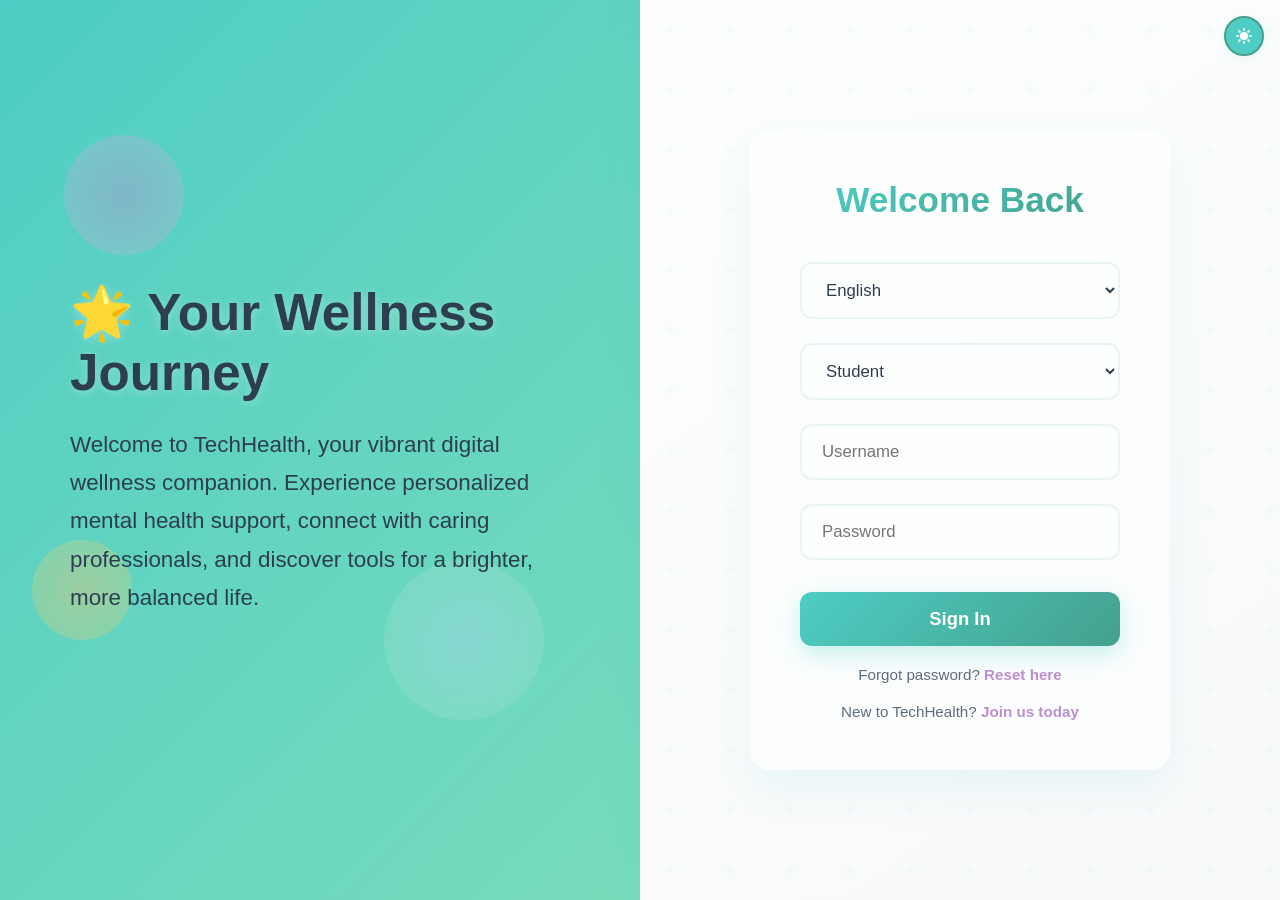
<file: Sampark/index.html>
<!DOCTYPE html>
<html lang="en">
<head>
  <meta charset="UTF-8">
  <meta name="viewport" content="width=device-width, initial-scale=1.0">
  <title>TechHealth Login - Bright Mental Wellness</title>
  <link rel="stylesheet" href="assets/css/styles.css">
  <link rel="stylesheet" href="assets/css/theme.css">
  
</head>
<body>

  <!-- Theme Toggle Button -->
  <button class="theme-toggle" id="themeToggle" aria-label="Toggle dark/light mode">
    <!-- Sun Icon (Light Mode) -->
    <svg class="sun-icon" fill="currentColor" viewBox="0 0 20 20" xmlns="http://www.w3.org/2000/svg">
      <path fill-rule="evenodd" d="M10 2a1 1 0 011 1v1a1 1 0 11-2 0V3a1 1 0 011-1zm4 8a4 4 0 11-8 0 4 4 0 018 0zm-.464 4.95l.707.707a1 1 0 001.414-1.414l-.707-.707a1 1 0 00-1.414 1.414zm2.12-10.607a1 1 0 010 1.414l-.706.707a1 1 0 11-1.414-1.414l.707-.707a1 1 0 011.414 0zM17 11a1 1 0 100-2h-1a1 1 0 100 2h1zm-7 4a1 1 0 011 1v1a1 1 0 11-2 0v-1a1 1 0 011-1zM5.05 6.464A1 1 0 106.465 5.05l-.708-.707a1 1 0 00-1.414 1.414l.707.707zm1.414 8.486l-.707.707a1 1 0 01-1.414-1.414l.707-.707a1 1 0 011.414 1.414zM4 11a1 1 0 100-2H3a1 1 0 000 2h1z" clip-rule="evenodd"></path>
    </svg>
    <!-- Moon Icon (Dark Mode) -->
    <svg class="moon-icon" style="display: none;" fill="currentColor" viewBox="0 0 20 20" xmlns="http://www.w3.org/2000/svg">
      <path d="M17.293 13.293A8 8 0 016.707 2.707a8.001 8.001 0 1010.586 10.586z"></path>
    </svg>
  </button>

  <div class="info-left">
    <div class="wellness-float float1"></div>
    <div class="wellness-float float2"></div>
    <div class="wellness-float float3"></div>

    <div class="content">
      <h1 id="welcome-text">🌟 Your Wellness Journey</h1>
      <p id="description-text">
        Welcome to <strong>TechHealth</strong>, your vibrant digital wellness companion.  
        Experience personalized mental health support, connect with caring professionals, and discover tools for a brighter, more balanced life.
      </p>
    </div>
  </div>

  <div class="login-right">
    <div class="login-box">
      <h2 id="login-title">Welcome Back</h2>

      <select id="language-select">
        <option value="en">English</option>
        <option value="hi">हिन्दी (Hindi)</option>
        <option value="ur">اردو (Urdu)</option>
        <option value="ks">کٲشُر (Kashmiri)</option>
      </select>

      <select id="role-select">
        <option value="student">Student</option>
        <option value="counselor">Counselor</option>
        <option value="admin">Admin</option>
      </select>

      <form>
        <input type="text" id="username" placeholder="Username" required>
        <input type="password" id="password" placeholder="Password" required>
        <button type="submit" id="login-btn">Sign In</button>
        <p><span id="forgot-text">Forgot password?</span> <a href="#">Reset here</a></p>
        <p><span id="signup-text">New to TechHealth?</span> <a href="#">Join us today</a></p>
      </form>
    </div>
  </div>

  <script src="assets/js/theme.js"></script>
  <script src="assets/js/translations.js"></script>
  <script src="assets/js/login.js"></script>

</body>
</html>
</file>
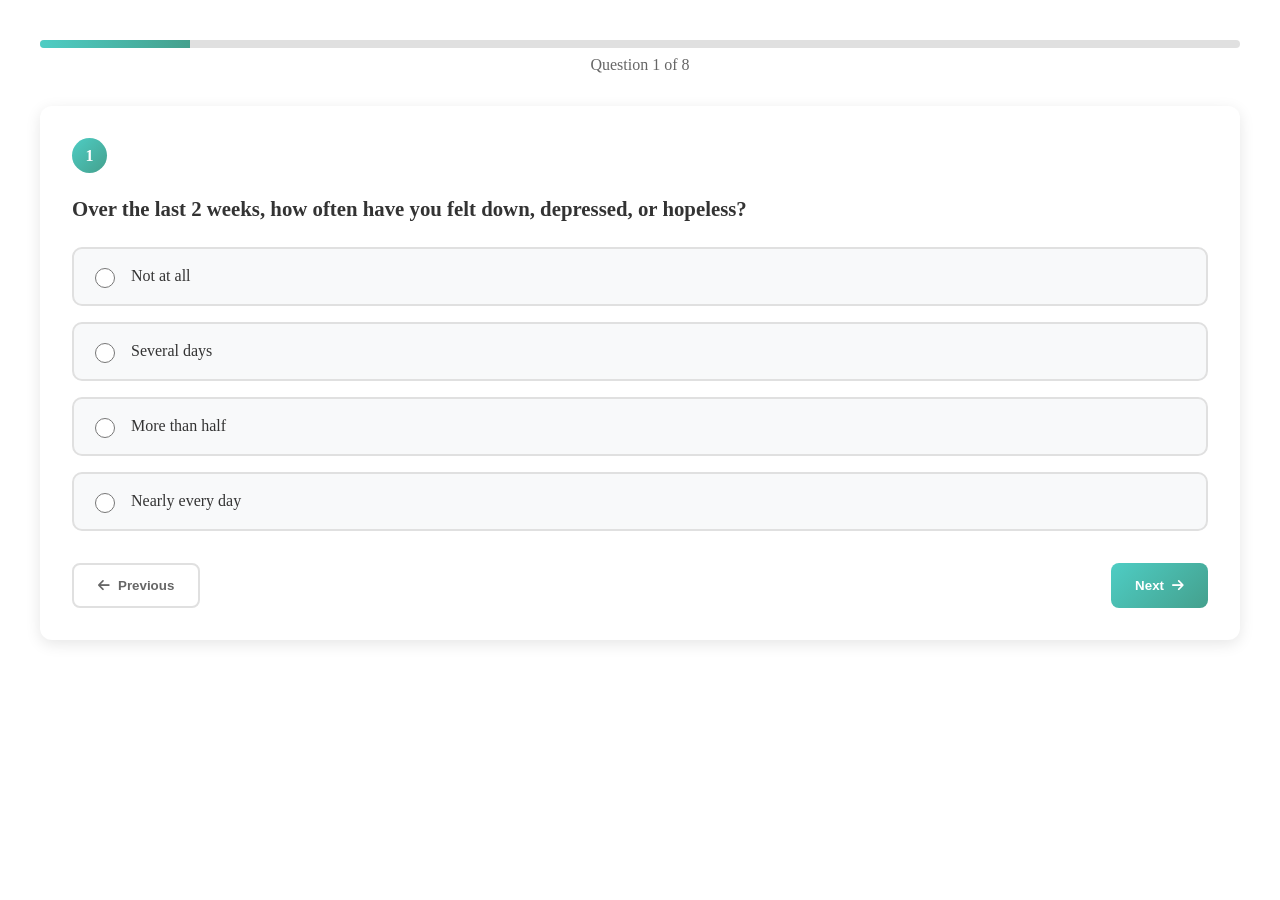
<file: Sampark/assessment.html>
<!DOCTYPE html>
<html lang="en">
<head>
    <meta charset="UTF-8">
    <meta name="viewport" content="width=device-width, initial-scale=1.0">
    <title>Mental Health Assessment - TechHealth</title>
    <link rel="stylesheet" href="https://cdnjs.cloudflare.com/ajax/libs/font-awesome/6.4.0/css/all.min.css">
</head>
<body>
    <div id="questions" style="padding:2rem;">
        <div style="margin-bottom:2rem;">
            <div style="background:#e0e0e0; height:8px; border-radius:4px; overflow:hidden;">
                <div id="progress" style="background:linear-gradient(90deg, #4ECDC4, #44A08D); height:100%; width:12.5%; transition:width 0.3s;"></div>
            </div>
            <p id="progress-text" style="text-align:center; color:#666; margin-top:0.5rem; font-weight:500;">Question 1 of 8</p>
        </div>
        <div style="background:#fff; padding:2rem; border-radius:12px; box-shadow: 0 4px 15px rgba(0,0,0,0.1);">
            <div style="width:35px; height:35px; border-radius:50%; background:linear-gradient(135deg, #4ECDC4, #44A08D); color:white; display:flex; align-items:center; justify-content:center; font-weight:700; margin-bottom:1rem;" id="q-num">1</div>
            <p id="q-text" style="font-size:1.3rem; color:#333; margin-bottom:1.5rem; font-weight:600; line-height:1.4;"></p>
            <div id="q-opts" style="display:flex; flex-direction:column; gap:1rem; margin-bottom:2rem;"></div>
            <div style="display:flex; justify-content:space-between; gap:1rem;">
                <button onclick="prevQ()" id="prev" style="background:transparent; color:#666; border:2px solid #e0e0e0; padding:0.8rem 1.5rem; border-radius:8px; font-weight:600; cursor:pointer; display:flex; align-items:center; gap:0.5rem;" disabled>
                    <i class="fas fa-arrow-left"></i> Previous
                </button>
                <button onclick="nextQ()" id="next" style="background:linear-gradient(135deg, #4ECDC4, #44A08D); color:white; border:none; padding:0.8rem 1.5rem; border-radius:8px; font-weight:600; cursor:pointer; margin-left:auto; display:flex; align-items:center; gap:0.5rem;" disabled>
                    Next <i class="fas fa-arrow-right"></i>
                </button>
            </div>
        </div>
    </div>

    <div id="results" style="display:none; padding:2rem;">
        <div style="background:#fff; padding:2rem; border-radius:12px; box-shadow: 0 4px 15px rgba(0,0,0,0.1); text-align:center;">
            <i class="fas fa-check-circle" style="font-size:3rem; color:#4ECDC4; margin-bottom:1rem;"></i>
            <h2 style="font-size:1.8rem; color:#333; margin-bottom:0.5rem;">Assessment Complete</h2>
            <p id="r-date" style="color:#666; margin-bottom:2rem;"></p>
            
            <div id="score-box" style="background:#f8f9fa; padding:2rem; border-radius:12px; margin-bottom:2rem; display:flex; align-items:center; justify-content:center; gap:2rem; flex-wrap:wrap;">
                <div style="font-size:4rem; font-weight:700; color:#333;" id="score">0</div>
                <div id="interpretation"></div>
            </div>

            <div style="display:grid; grid-template-columns:repeat(auto-fit, minmax(250px, 1fr)); gap:1.5rem; margin-bottom:2rem;" id="recommendations"></div>

            <div id="prof-help"></div>

            <div style="display:flex; gap:1rem; justify-content:center; flex-wrap:wrap;">
                <button onclick="location.reload()" style="background:linear-gradient(135deg, #4ECDC4, #44A08D); color:white; border:none; padding:0.8rem 1.5rem; border-radius:8px; font-weight:600; cursor:pointer;">
                    <i class="fas fa-redo"></i> Take Another
                </button>
                <button onclick="window.location.href='student.html'" style="background:white; color:#666; border:2px solid #e0e0e0; padding:0.8rem 1.5rem; border-radius:8px; font-weight:600; cursor:pointer;">
                    <i class="fas fa-home"></i> Dashboard
                </button>
            </div>
        </div>
    </div>

    <script>
        const Q = [
            {q:"Over the last 2 weeks, how often have you felt down, depressed, or hopeless?", o:["Not at all","Several days","More than half","Nearly every day"]},
            {q:"Over the last 2 weeks, how often have you had little interest or pleasure in doing things?", o:["Not at all","Several days","More than half","Nearly every day"]},
            {q:"Over the last 2 weeks, how often have you felt nervous, anxious, or on edge?", o:["Not at all","Several days","More than half","Nearly every day"]},
            {q:"Over the last 2 weeks, how often have you been unable to stop or control worrying?", o:["Not at all","Several days","More than half","Nearly every day"]},
            {q:"Over the last 2 weeks, how often have you had trouble falling or staying asleep?", o:["Not at all","Several days","More than half","Nearly every day"]},
            {q:"Over the last 2 weeks, how often have you felt tired or had little energy?", o:["Not at all","Several days","More than half","Nearly every day"]},
            {q:"How would you rate your overall stress level currently?", o:["Low (1-3)","Moderate (4-6)","High (7-8)","Very High (9-10)"]},
            {q:"How satisfied are you with your current social connections?", o:["Very satisfied","Somewhat satisfied","Somewhat dissatisfied","Very dissatisfied"]}
        ];
        
        let cur = 0, ans = [];

        function showQ(){
            const q = Q[cur];
            document.getElementById('q-num').textContent = cur + 1;
            document.getElementById('q-text').textContent = q.q;
            document.getElementById('progress-text').textContent = `Question ${cur + 1} of ${Q.length}`;
            document.getElementById('progress').style.width = ((cur + 1) / Q.length * 100) + '%';
            
            const opts = document.getElementById('q-opts');
            opts.innerHTML = q.o.map((o, i) => `
                <label style="display:flex; align-items:center; padding:1rem; background:#f8f9fa; border:2px solid #e0e0e0; border-radius:10px; cursor:pointer; transition:all 0.3s;">
                    <input type="radio" name="q" value="${i}" ${ans[cur] === i ? 'checked' : ''} onchange="ans[${cur}] = ${i}; updateBtn();" style="width:20px; height:20px; margin-right:1rem; cursor:pointer; accent-color:#4ECDC4;">
                    <span style="font-weight:500; color:#333;">${o}</span>
                </label>
            `).join('');
            
            document.getElementById('prev').disabled = cur === 0;
            document.getElementById('next').disabled = ans[cur] === undefined;
            if(cur === Q.length - 1) {
                document.getElementById('next').innerHTML = '<i class="fas fa-check"></i> Complete';
            } else {
                document.getElementById('next').innerHTML = 'Next <i class="fas fa-arrow-right"></i>';
            }
        }

        function updateBtn() {
            document.getElementById('next').disabled = ans[cur] === undefined;
        }

        function nextQ(){
            if(cur < Q.length - 1){
                cur++; 
                showQ();
            } else {
                const tot = ans.reduce((a, b) => a + b, 0);
                const dep = ans[0] + ans[1];
                const anx = ans[2] + ans[3];
                localStorage.setItem('screeningResults', JSON.stringify({total: tot, depression: dep, anxiety: anx, date: new Date().toISOString()}));
                showRes(tot, dep, anx);
            }
        }

        function prevQ(){
            if(cur > 0){
                cur--; 
                showQ();
            }
        }

        function showRes(tot, dep, anx){
            document.getElementById('questions').style.display = 'none';
            document.getElementById('results').style.display = 'block';
            document.getElementById('r-date').textContent = new Date().toLocaleDateString('en-US', {year: 'numeric', month: 'long', day: 'numeric'});
            
            let sev, col; 
            if(tot <= 6){
                sev = "Minimal";
                col = "#27ae60";
            } else if(tot <= 12){
                sev = "Mild";
                col = "#f39c12";
            } else if(tot <= 18){
                sev = "Moderate";
                col = "#e67e22";
            } else {
                sev = "Severe";
                col = "#e74c3c";
            }
            
            document.getElementById('score').textContent = tot;
            document.getElementById('interpretation').innerHTML = `<div><h3 style="font-size:1.5rem; color:${col}; margin-bottom:0.5rem;">${sev} Concerns</h3><p style="color:#666;">Your assessment indicates ${sev.toLowerCase()} mental health concerns.</p></div>`;
            
            document.getElementById('recommendations').innerHTML = `
                <div style="background:#f8f9fa; border:1px solid #e0e0e0; border-radius:12px; padding:1.5rem;">
                    <h4 style="color:#333; margin-bottom:1rem;">Depression Indicators</h4>
                    <p style="color:#666;">${dep >= 3 ? '<strong style="color:#e74c3c;">Elevated</strong> - Consider PHQ-9 test' : '<strong style="color:#27ae60;">Low</strong> to moderate'}</p>
                </div>
                <div style="background:#f8f9fa; border:1px solid #e0e0e0; border-radius:12px; padding:1.5rem;">
                    <h4 style="color:#333; margin-bottom:1rem;">Anxiety Indicators</h4>
                    <p style="color:#666;">${anx >= 3 ? '<strong style="color:#e74c3c;">Elevated</strong> - GAD-7 test available' : '<strong style="color:#27ae60;">Low</strong> to moderate'}</p>
                </div>
                <div style="background:#f8f9fa; border:1px solid #e0e0e0; border-radius:12px; padding:1.5rem;">
                    <h4 style="color:#333; margin-bottom:1rem;">Recommendations</h4>
                    <p style="color:#666;">${dep >= 3 ? '<div style="margin-bottom:0.5rem;"><i class="fas fa-clipboard-check" style="color:#4ECDC4;"></i> Take <strong>PHQ-9</strong> depression test</div>' : ''}${anx >= 3 ? '<div><i class="fas fa-clipboard-check" style="color:#4ECDC4;"></i> <strong>GAD-7</strong> anxiety test</div>' : ''}${tot <= 6 ? '<div><i class="fas fa-smile" style="color:#4ECDC4;"></i> Continue wellness activities</div>' : ''}</p>
                </div>
            `;
            
            if(tot >= 18){
                document.getElementById('prof-help').innerHTML = `<div style="background:#FFEBEE; border:1px solid #FFCDD2; border-radius:12px; padding:1.5rem; margin-bottom:2rem;"><i class="fas fa-user-doctor" style="color:#D32F2F; font-size:1.3rem; margin-right:1rem;"></i><div style="display:inline-block; vertical-align:top;"><strong style="color:#D32F2F;">Professional Support Recommended</strong><p style="color:#C62828; margin-top:0.5rem; font-size:0.9rem;">Your responses suggest you may benefit from professional help. Please schedule an appointment with a counselor.</p></div></div>`;
            }
        }

        // Start the assessment immediately
        showQ();
    </script>
</body>
</html>
</file>
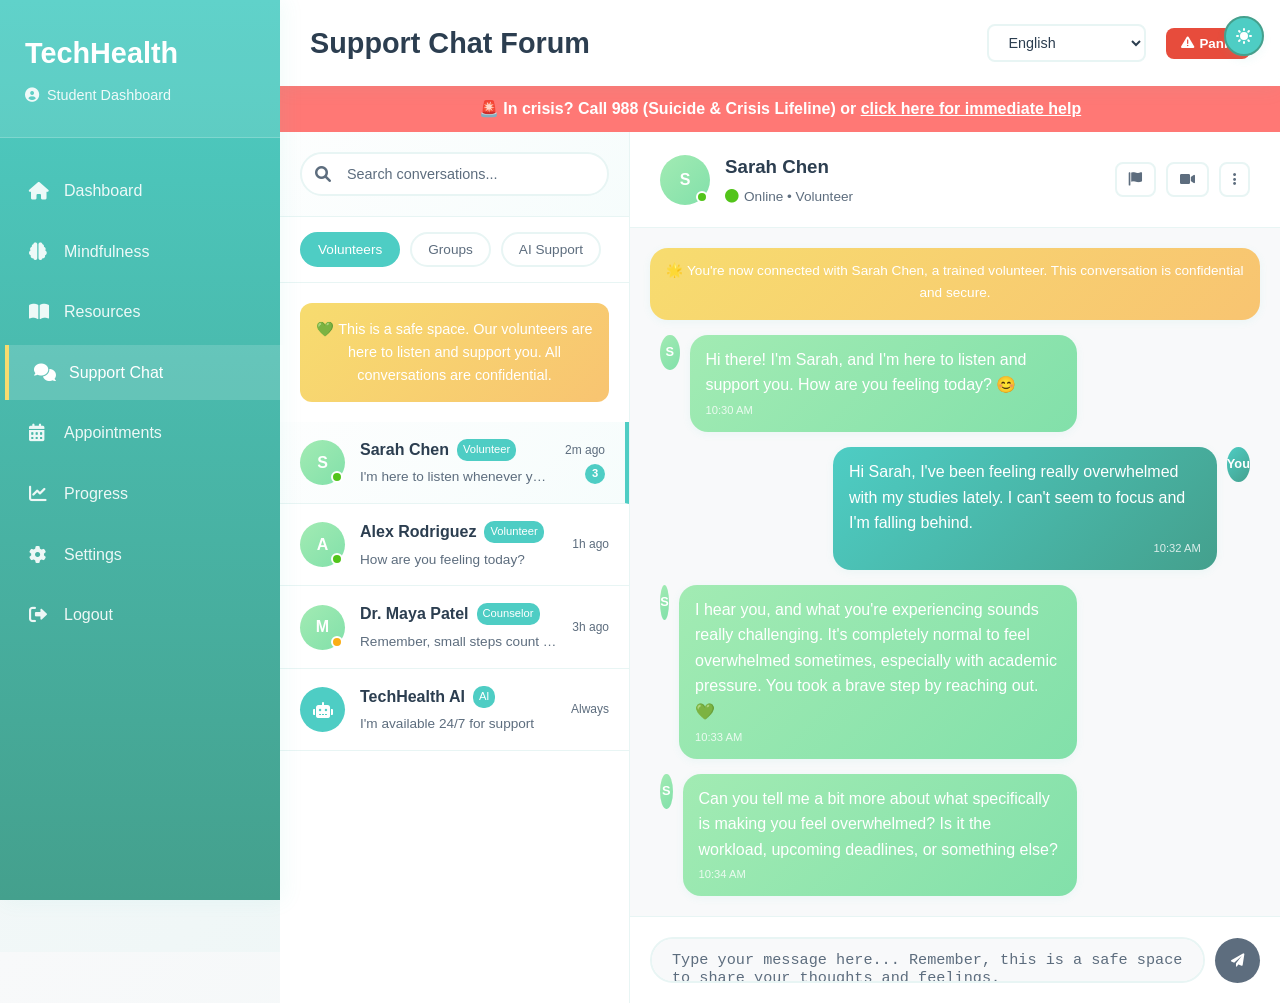
<file: Sampark/chat-forum.html>
<!DOCTYPE html>
<html lang="en">
<head>
  <meta charset="UTF-8">
  <meta name="viewport" content="width=device-width, initial-scale=1.0">
  <title>Support Chat Forum - TechHealth</title>
  <link href="https://cdnjs.cloudflare.com/ajax/libs/font-awesome/6.0.0/css/all.min.css" rel="stylesheet">
  <link rel="stylesheet" href="assets/css/chat-theme.css">
  <link rel="stylesheet" href="assets/css/chat-styles.css">
</head>
<body>

<!-- Theme Toggle Button -->
<button class="theme-toggle" id="themeToggle" aria-label="Toggle dark/light mode">
  <svg class="sun-icon" fill="currentColor" viewBox="0 0 20 20" xmlns="http://www.w3.org/2000/svg">
    <path fill-rule="evenodd" d="M10 2a1 1 0 011 1v1a1 1 0 11-2 0V3a1 1 0 011-1zm4 8a4 4 0 11-8 0 4 4 0 018 0zm-.464 4.95l.707.707a1 1 0 001.414-1.414l-.707-.707a1 1 0 00-1.414 1.414zm2.12-10.607a1 1 0 010 1.414l-.706.707a1 1 0 11-1.414-1.414l.707-.707a1 1 0 011.414 0zM17 11a1 1 0 100-2h-1a1 1 0 100 2h1zm-7 4a1 1 0 011 1v1a1 1 0 11-2 0v-1a1 1 0 011-1zM5.05 6.464A1 1 0 106.465 5.05l-.708-.707a1 1 0 00-1.414 1.414l.707.707zm1.414 8.486l-.707.707a1 1 0 01-1.414-1.414l.707-.707a1 1 0 011.414 1.414zM4 11a1 1 0 100-2H3a1 1 0 000 2h1z" clip-rule="evenodd"></path>
  </svg>
  <svg class="moon-icon" style="display: none;" fill="currentColor" viewBox="0 0 20 20" xmlns="http://www.w3.org/2000/svg">
    <path d="M17.293 13.293A8 8 0 016.707 2.707a8.001 8.001 0 1010.586 10.586z"></path>
  </svg>
</button>

<div class="sidebar" id="sidebar">
  <div class="sidebar-header">
    <div class="logo" id="sidebarLogo">TechHealth</div>
    <div class="user-info">
      <i class="fas fa-user-circle"></i>
      <span id="sidebarPortal">Student Dashboard</span>
    </div>
  </div>
  <nav class="sidebar-nav">
    <div class="nav-item">
      <a href="student.html" class="nav-link">
        <i class="fas fa-home"></i>
        <span id="navDashboard">Dashboard</span>
      </a>
    </div>
    <div class="nav-item">
      <a href="#" class="nav-link">
        <i class="fas fa-brain"></i>
        <span id="navMindfulness">Mindfulness</span>
      </a>
    </div>
    <div class="nav-item">
      <a href="#" class="nav-link">
        <i class="fas fa-book-open"></i>
        <span id="navResources">Resources</span>
      </a>
    </div>
    <div class="nav-item">
      <a href="#" class="nav-link active">
        <i class="fas fa-comments"></i>
        <span id="navSupportChat">Support Chat</span>
      </a>
    </div>
    <div class="nav-item">
      <a href="#" class="nav-link">
        <i class="fas fa-calendar-alt"></i>
        <span id="navAppointments">Appointments</span>
      </a>
    </div>
    <div class="nav-item">
      <a href="#" class="nav-link">
        <i class="fas fa-chart-line"></i>
        <span id="navProgress">Progress</span>
      </a>
    </div>
    <div class="nav-item">
      <a href="#" class="nav-link">
        <i class="fas fa-cog"></i>
        <span id="navSettings">Settings</span>
      </a>
    </div>
    <div class="nav-item">
      <a href="index.html" class="nav-link">
        <i class="fas fa-sign-out-alt"></i>
        <span id="navLogout">Logout</span>
      </a>
    </div>
  </nav>
</div>

<div class="main-content">
  <div class="topbar">
    <div class="topbar-left">
      <button class="mobile-toggle" onclick="toggleSidebar()">
        <i class="fas fa-bars"></i>
      </button>
      <button class="mobile-chat-toggle" onclick="toggleChatSidebar()">
        <i class="fas fa-comments"></i>
      </button>
      <h1 id="page-title">Support Chat Forum</h1>
    </div>
    <div class="topbar-right">
      <div class="language-selector">
        <select id="languageSelect">
          <option value="en">English</option>
          <option value="hi">हिन्दी (Hindi)</option>
          <option value="ur">اردو (Urdu)</option>
          <option value="ks">کٲشُر (Kashmiri)</option>
        </select>
      </div>
      <button id="panicButton" class="panic-btn">
        <i class="fas fa-exclamation-triangle"></i> Panic
      </button>
    </div>
  </div>

  <!-- Crisis Support Banner -->
  <div class="crisis-banner" id="crisisBanner">
    🚨 In crisis? Call 988 (Suicide & Crisis Lifeline) or <a href="#">click here for immediate help</a>
  </div>

  <div class="chat-container">
    <!-- Chat Sidebar -->
    <div class="chat-sidebar" id="chatSidebar">
      <div class="chat-header">
        <div class="chat-search">
          <i class="fas fa-search"></i>
          <input type="text" id="chatSearchInput" placeholder="Search conversations...">
        </div>
      </div>

      <div class="chat-tabs">
        <button class="chat-tab active" data-tab="volunteers" id="volunteersTab">Volunteers</button>
        <button class="chat-tab" data-tab="groups" id="groupsTab">Groups</button>
        <button class="chat-tab" data-tab="ai" id="aiTab">AI Support</button>
      </div>

      <div class="safety-notice" id="safetyNotice">
        💚 This is a safe space. Our volunteers are here to listen and support you. All conversations are confidential.
      </div>

      <div class="chat-list" id="chatList">
        <!-- Volunteer Chats -->
        <div class="chat-item active" data-chat="sarah-volunteer">
          <div class="chat-avatar" style="background: var(--message-volunteer);">
            S
            <div class="status-indicator status-online"></div>
          </div>
          <div class="chat-info">
            <div class="chat-name">
              Sarah Chen
              <span class="volunteer-badge">Volunteer</span>
            </div>
            <div class="chat-preview">I'm here to listen whenever you need...</div>
          </div>
          <div class="chat-meta">
            <div class="chat-time">2m ago</div>
            <div class="unread-badge">3</div>
          </div>
        </div>

        <div class="chat-item" data-chat="alex-volunteer">
          <div class="chat-avatar" style="background: var(--message-volunteer);">
            A
            <div class="status-indicator status-online"></div>
          </div>
          <div class="chat-info">
            <div class="chat-name">
              Alex Rodriguez
              <span class="volunteer-badge">Volunteer</span>
            </div>
            <div class="chat-preview">How are you feeling today?</div>
          </div>
          <div class="chat-meta">
            <div class="chat-time">1h ago</div>
          </div>
        </div>

        <div class="chat-item" data-chat="maya-volunteer">
          <div class="chat-avatar" style="background: var(--message-volunteer);">
            M
            <div class="status-indicator status-away"></div>
          </div>
          <div class="chat-info">
            <div class="chat-name">
              Dr. Maya Patel
              <span class="volunteer-badge">Counselor</span>
            </div>
            <div class="chat-preview">Remember, small steps count too</div>
          </div>
          <div class="chat-meta">
            <div class="chat-time">3h ago</div>
          </div>
        </div>

        <div class="chat-item" data-chat="support-ai">
          <div class="chat-avatar" style="background: var(--accent-gradient-start);">
            <i class="fas fa-robot"></i>
          </div>
          <div class="chat-info">
            <div class="chat-name">
              TechHealth AI
              <span class="volunteer-badge" style="background: var(--accent-gradient-start);">AI</span>
            </div>
            <div class="chat-preview">I'm available 24/7 for support</div>
          </div>
          <div class="chat-meta">
            <div class="chat-time">Always</div>
          </div>
        </div>
      </div>
    </div>

    <!-- Chat Main Area -->
    <div class="chat-main" id="chatMain">
      <div class="chat-main-header">
        <div class="chat-title-info">
          <div class="chat-avatar" style="background: var(--message-volunteer);" id="currentChatAvatar">
            S
            <div class="status-indicator status-online"></div>
          </div>
          <div class="chat-title-details">
            <h3 id="currentChatName">Sarah Chen</h3>
            <div class="chat-status">
              <i class="fas fa-circle" style="color: var(--online-status);"></i>
              <span id="currentChatStatus">Online • Volunteer</span>
            </div>
          </div>
        </div>
        <div class="chat-actions">
          <button class="chat-action-btn" id="reportBtn" title="Report Issue">
            <i class="fas fa-flag"></i>
          </button>
          <button class="chat-action-btn" id="videoCallBtn" title="Video Call">
            <i class="fas fa-video"></i>
          </button>
          <button class="chat-action-btn" id="moreOptionsBtn" title="More Options">
            <i class="fas fa-ellipsis-v"></i>
          </button>
        </div>
      </div>

      <div class="messages-area" id="messagesArea">
        <div class="message system">
          <div class="message-content">
            <div class="message-text">🌟 You're now connected with Sarah Chen, a trained volunteer. This conversation is confidential and secure.</div>
          </div>
        </div>

        <div class="message volunteer">
          <div class="message-avatar" style="background: var(--message-volunteer);">S</div>
          <div class="message-content">
            <div class="message-text">Hi there! I'm Sarah, and I'm here to listen and support you. How are you feeling today? 😊</div>
            <div class="message-time">10:30 AM</div>
          </div>
        </div>

        <div class="message user">
          <div class="message-avatar" style="background: var(--message-user);">You</div>
          <div class="message-content">
            <div class="message-text">Hi Sarah, I've been feeling really overwhelmed with my studies lately. I can't seem to focus and I'm falling behind.</div>
            <div class="message-time">10:32 AM</div>
          </div>
        </div>

        <div class="message volunteer">
          <div class="message-avatar" style="background: var(--message-volunteer);">S</div>
          <div class="message-content">
            <div class="message-text">I hear you, and what you're experiencing sounds really challenging. It's completely normal to feel overwhelmed sometimes, especially with academic pressure. You took a brave step by reaching out. 💚</div>
            <div class="message-time">10:33 AM</div>
          </div>
        </div>

        <div class="message volunteer">
          <div class="message-avatar" style="background: var(--message-volunteer);">S</div>
          <div class="message-content">
            <div class="message-text">Can you tell me a bit more about what specifically is making you feel overwhelmed? Is it the workload, upcoming deadlines, or something else?</div>
            <div class="message-time">10:34 AM</div>
          </div>
        </div>
      </div>

      <div class="message-input-area">
        <div class="input-container">
          <textarea 
            class="message-input" 
            id="messageInput" 
            placeholder="Type your message here... Remember, this is a safe space to share your thoughts and feelings."
            rows="1"></textarea>
          <button class="send-btn" id="sendBtn" disabled>
            <i class="fas fa-paper-plane"></i>
          </button>
        </div>
      </div>
    </div>
  </div>
</div>

<script src="assets/js/chat-theme.js"></script>
<script src="assets/js/chat-translations.js"></script>
<script src="assets/js/chat-functionality.js"></script>
<script src="assets/js/chat-app.js"></script>

</body>
</html>
</file>
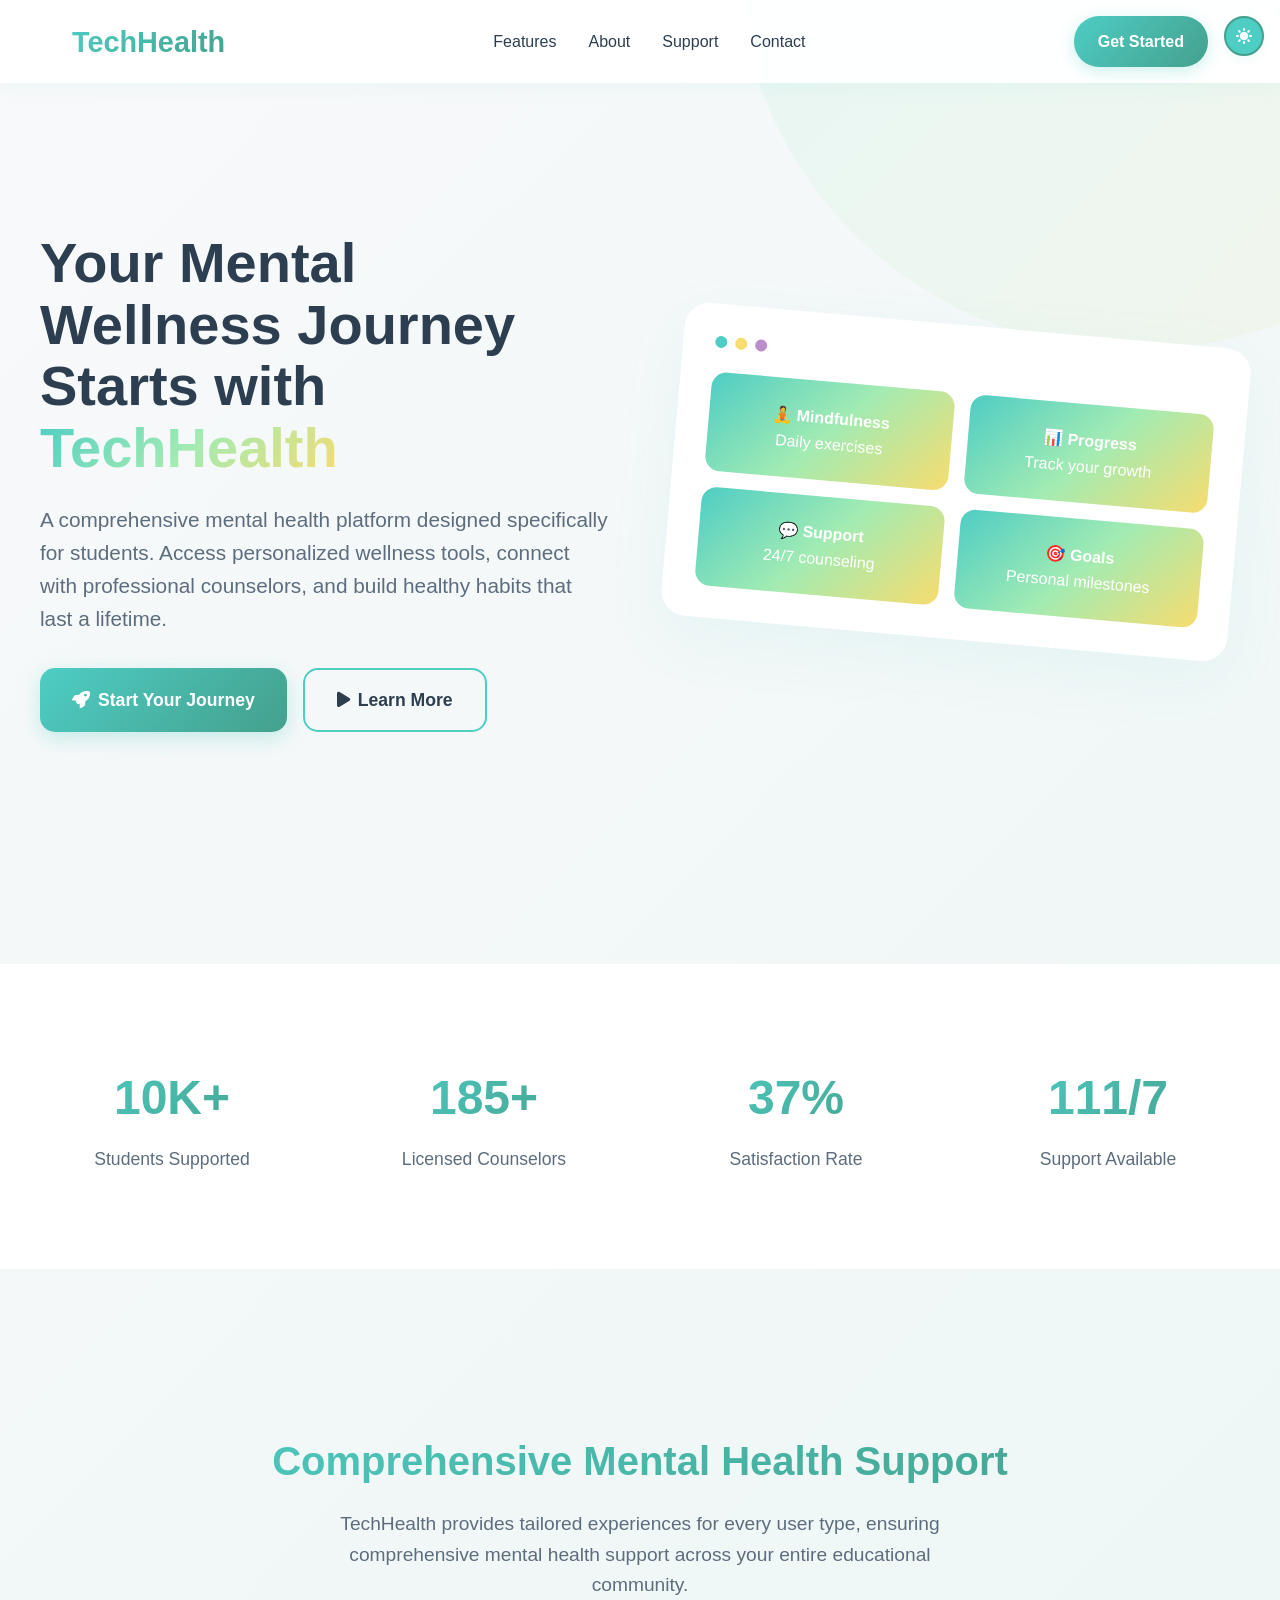
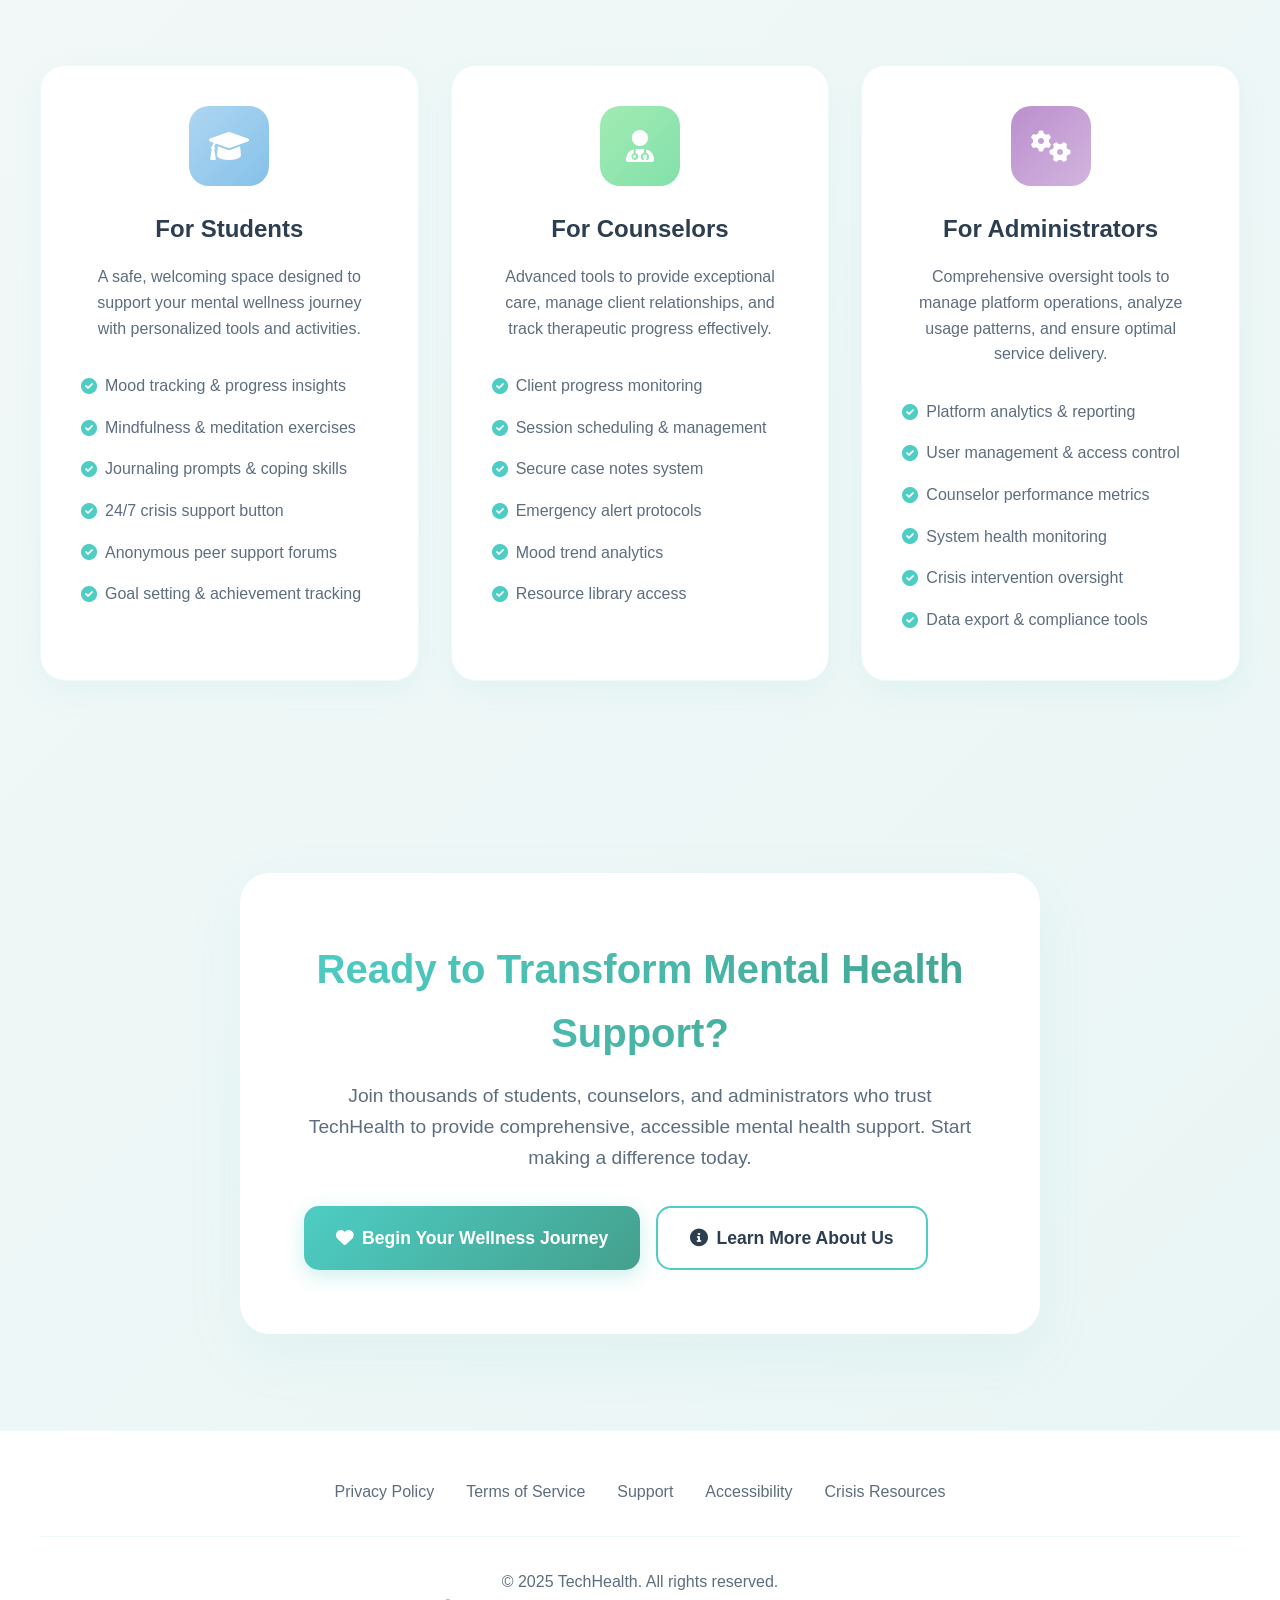
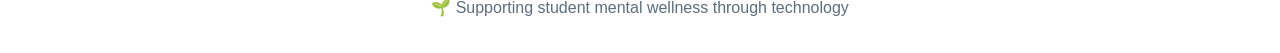
<file: Sampark/home.html>
<!DOCTYPE html>
<html lang="en">
<head>
  <meta charset="UTF-8">
  <meta name="viewport" content="width=device-width, initial-scale=1.0">
  <title>TechHealth - Mental Wellness Platform for Students</title>
  <link href="https://cdnjs.cloudflare.com/ajax/libs/font-awesome/6.0.0/css/all.min.css" rel="stylesheet">
  <style>
    
    :root {
      --bg-gradient-start: #F8F9FA;
      --bg-gradient-end: #E8F5F4;
      --text-primary: #2C3E50;
      --text-secondary: #5D6D7E;
      --bg-white: white;
      --bg-card: white;
      --shadow-color: rgba(78, 205, 196, 0.08);
      --shadow-hover: rgba(78, 205, 196, 0.15);
      --border-color: rgba(78, 205, 196, 0.1);
      --accent-gradient-start: #4ECDC4;
      --accent-gradient-end: #44A08D;
      --hero-gradient: linear-gradient(135deg, #4ECDC4, #A2EBB3, #F7DC6F);
      --feature-gradient: linear-gradient(135deg, #BB8FCE, #D2B4DE);
      --wellness-gradient: linear-gradient(135deg, #AED6F1, #85C1E9);
      --success-gradient: linear-gradient(135deg, #A2EBB3, #82E0AA);
    }

    [data-theme="dark"] {
      --bg-gradient-start: #0f172a;
      --bg-gradient-end: #1e293b;
      --text-primary: #e2e8f0;
      --text-secondary: #94a3b8;
      --bg-white: #1e293b;
      --bg-card: #1e293b;
      --shadow-color: rgba(0, 0, 0, 0.3);
      --shadow-hover: rgba(0, 0, 0, 0.4);
      --border-color: rgba(56, 189, 248, 0.2);
      --accent-gradient-start: #38bdf8;
      --accent-gradient-end: #0891b2;
      --hero-gradient: linear-gradient(135deg, #0891b2, #22d3ee, #fbbf24);
      --feature-gradient: linear-gradient(135deg, #a855f7, #8b5cf6);
      --wellness-gradient: linear-gradient(135deg, #3b82f6, #1d4ed8);
      --success-gradient: linear-gradient(135deg, #22c55e, #16a34a);
    }

    * {
      margin: 0;
      padding: 0;
      box-sizing: border-box;
      transition: color 0.4s cubic-bezier(0.4, 0, 0.2, 1), 
                  background-color 0.4s cubic-bezier(0.4, 0, 0.2, 1),
                  border-color 0.4s cubic-bezier(0.4, 0, 0.2, 1);
    }

    body {
      font-family: 'Inter', -apple-system, BlinkMacSystemFont, 'Segoe UI', Roboto, sans-serif;
      background: linear-gradient(135deg, var(--bg-gradient-start) 0%, var(--bg-gradient-end) 100%);
      color: var(--text-primary);
      line-height: 1.6;
      overflow-x: hidden;
    }


    .theme-toggle {
      position: fixed;
      top: 1rem;
      right: 1rem;
      background: var(--accent-gradient-start);
      border: 2px solid var(--accent-gradient-end);
      border-radius: 50%;
      width: 2.5rem;
      height: 2.5rem;
      display: flex;
      align-items: center;
      justify-content: center;
      cursor: pointer;
      transition: all 0.4s cubic-bezier(0.4, 0, 0.2, 1);
      box-shadow: 0 4px 8px var(--shadow-color);
      z-index: 1001;
      backdrop-filter: blur(10px);
    }

    .theme-toggle:hover {
      transform: scale(1.15) rotate(10deg);
      box-shadow: 0 8px 20px var(--shadow-hover);
    }

    .theme-toggle svg {
      width: 1.25rem;
      height: 1.25rem;
      color: white;
    }

    nav {
      position: fixed;
      top: 0;
      width: 100%;
      background: rgba(255, 255, 255, 0.95);
      backdrop-filter: blur(15px);
      padding: 1rem 0;
      z-index: 1000;
      box-shadow: 0 2px 20px var(--shadow-color);
    }

    [data-theme="dark"] nav {
      background: rgba(30, 41, 59, 0.95);
    }

    .nav-container {
      max-width: 1200px;
      margin: 0 auto;
      padding: 0 2rem;
      display: flex;
      justify-content: space-between;
      align-items: center;
    }

    .logo {
      font-size: 1.8rem;
      font-weight: 700;
      background: linear-gradient(135deg, var(--accent-gradient-start), var(--accent-gradient-end));
      -webkit-background-clip: text;
      -webkit-text-fill-color: transparent;
      background-clip: text;
    }

    .nav-links {
      display: flex;
      gap: 2rem;
      list-style: none;
    }

    .nav-links a {
      text-decoration: none;
      color: var(--text-primary);
      font-weight: 500;
      transition: all 0.3s ease;
    }

    .nav-links a:hover {
      color: var(--accent-gradient-start);
      transform: translateY(-2px);
    }

    .nav-cta {
      background: linear-gradient(135deg, var(--accent-gradient-start), var(--accent-gradient-end));
      color: white;
      padding: 0.8rem 1.5rem;
      border: none;
      border-radius: 25px;
      cursor: pointer;
      font-weight: 600;
      text-decoration: none;
      transition: all 0.3s ease;
      box-shadow: 0 4px 15px rgba(78, 205, 196, 0.3);
    }

    .nav-cta:hover {
      transform: translateY(-2px);
      box-shadow: 0 8px 25px rgba(78, 205, 196, 0.4);
    }

    /* Hero Section */
    .hero {
      min-height: 100vh;
      display: flex;
      align-items: center;
      padding: 6rem 2rem 2rem;
      position: relative;
      overflow: hidden;
    }

    .hero::before {
      content: '';
      position: absolute;
      top: -50%;
      right: -20%;
      width: 800px;
      height: 800px;
      background: var(--hero-gradient);
      border-radius: 50%;
      opacity: 0.1;
      animation: float 20s ease-in-out infinite;
    }

    @keyframes float {
      0%, 100% { transform: translateY(0px) rotate(0deg); }
      33% { transform: translateY(-30px) rotate(120deg); }
      66% { transform: translateY(20px) rotate(240deg); }
    }

    .hero-container {
      max-width: 1200px;
      margin: 0 auto;
      display: grid;
      grid-template-columns: 1fr 1fr;
      gap: 4rem;
      align-items: center;
    }

    .hero-content {
      z-index: 2;
    }

    .hero-title {
      font-size: 3.5rem;
      font-weight: 800;
      margin-bottom: 1.5rem;
      line-height: 1.1;
    }

    .hero-gradient-text {
      background: var(--hero-gradient);
      -webkit-background-clip: text;
      -webkit-text-fill-color: transparent;
      background-clip: text;
    }

    .hero-subtitle {
      font-size: 1.3rem;
      color: var(--text-secondary);
      margin-bottom: 2rem;
      line-height: 1.6;
    }

    .hero-cta {
      display: flex;
      gap: 1rem;
      flex-wrap: wrap;
    }

    .btn {
      padding: 1rem 2rem;
      border: none;
      border-radius: 15px;
      cursor: pointer;
      font-weight: 600;
      font-size: 1.1rem;
      text-decoration: none;
      display: inline-flex;
      align-items: center;
      gap: 0.5rem;
      transition: all 0.3s ease;
    }

    .btn-primary {
      background: linear-gradient(135deg, var(--accent-gradient-start), var(--accent-gradient-end));
      color: white;
      box-shadow: 0 6px 20px rgba(78, 205, 196, 0.3);
    }

    .btn-primary:hover {
      transform: translateY(-3px);
      box-shadow: 0 10px 30px rgba(78, 205, 196, 0.4);
    }

    .btn-secondary {
      background: transparent;
      color: var(--text-primary);
      border: 2px solid var(--accent-gradient-start);
    }

    .btn-secondary:hover {
      background: var(--accent-gradient-start);
      color: white;
      transform: translateY(-3px);
    }

    /* Hero Visual */
    .hero-visual {
      position: relative;
      z-index: 2;
    }

    .dashboard-preview {
      background: var(--bg-card);
      border-radius: 25px;
      padding: 2rem;
      box-shadow: 0 20px 60px var(--shadow-color);
      transform: rotate(5deg);
      transition: transform 0.3s ease;
    }

    .dashboard-preview:hover {
      transform: rotate(0deg) scale(1.02);
    }

    .preview-header {
      display: flex;
      gap: 0.5rem;
      margin-bottom: 1.5rem;
    }

    .preview-dot {
      width: 12px;
      height: 12px;
      border-radius: 50%;
      background: var(--accent-gradient-start);
    }

    .preview-content {
      display: grid;
      grid-template-columns: 1fr 1fr;
      gap: 1rem;
    }

    .preview-card {
      background: var(--hero-gradient);
      padding: 1.5rem;
      border-radius: 15px;
      color: white;
      text-align: center;
    }

    /* Features Section */
    .features {
      padding: 6rem 2rem;
    }

    .features-container {
      max-width: 1200px;
      margin: 0 auto;
    }

    .section-title {
      text-align: center;
      font-size: 2.5rem;
      font-weight: 700;
      margin-bottom: 1rem;
      background: linear-gradient(135deg, var(--accent-gradient-start), var(--accent-gradient-end));
      -webkit-background-clip: text;
      -webkit-text-fill-color: transparent;
      background-clip: text;
    }

    .section-subtitle {
      text-align: center;
      font-size: 1.2rem;
      color: var(--text-secondary);
      margin-bottom: 4rem;
      max-width: 600px;
      margin-left: auto;
      margin-right: auto;
    }

    .features-grid {
      display: grid;
      grid-template-columns: repeat(auto-fit, minmax(350px, 1fr));
      gap: 2rem;
    }

    .feature-card {
      background: var(--bg-card);
      padding: 2.5rem;
      border-radius: 25px;
      box-shadow: 0 10px 30px var(--shadow-color);
      text-align: center;
      transition: all 0.3s ease;
      border: 1px solid var(--border-color);
    }

    .feature-card:hover {
      transform: translateY(-10px);
      box-shadow: 0 20px 60px var(--shadow-hover);
    }

    .feature-icon {
      width: 80px;
      height: 80px;
      border-radius: 20px;
      display: flex;
      align-items: center;
      justify-content: center;
      margin: 0 auto 1.5rem;
      font-size: 2rem;
      color: white;
    }

    .student-icon {
      background: var(--wellness-gradient);
    }

    .counselor-icon {
      background: var(--success-gradient);
    }

    .admin-icon {
      background: var(--feature-gradient);
    }

    .feature-title {
      font-size: 1.5rem;
      font-weight: 600;
      margin-bottom: 1rem;
      color: var(--text-primary);
    }

    .feature-desc {
      color: var(--text-secondary);
      line-height: 1.6;
      margin-bottom: 1.5rem;
    }

    .feature-list {
      list-style: none;
      text-align: left;
    }

    .feature-list li {
      padding: 0.5rem 0;
      color: var(--text-secondary);
      display: flex;
      align-items: center;
      gap: 0.5rem;
    }

    .feature-list li i {
      color: var(--accent-gradient-start);
    }

    /* Stats Section */
    .stats {
      background: var(--bg-card);
      padding: 4rem 2rem;
      margin: 4rem 0;
    }

    .stats-container {
      max-width: 1200px;
      margin: 0 auto;
      display: grid;
      grid-template-columns: repeat(auto-fit, minmax(250px, 1fr));
      gap: 3rem;
      text-align: center;
    }

    .stat-item {
      padding: 2rem;
    }

    .stat-number {
      font-size: 3rem;
      font-weight: 800;
      background: linear-gradient(135deg, var(--accent-gradient-start), var(--accent-gradient-end));
      -webkit-background-clip: text;
      -webkit-text-fill-color: transparent;
      background-clip: text;
      margin-bottom: 0.5rem;
    }

    .stat-label {
      font-size: 1.1rem;
      color: var(--text-secondary);
      font-weight: 500;
    }

    /* CTA Section */
    .cta {
      padding: 6rem 2rem;
      text-align: center;
    }

    .cta-container {
      max-width: 800px;
      margin: 0 auto;
      background: var(--bg-card);
      padding: 4rem;
      border-radius: 30px;
      box-shadow: 0 20px 60px var(--shadow-color);
    }

    .cta-title {
      font-size: 2.5rem;
      font-weight: 700;
      margin-bottom: 1rem;
      background: linear-gradient(135deg, var(--accent-gradient-start), var(--accent-gradient-end));
      -webkit-background-clip: text;
      -webkit-text-fill-color: transparent;
      background-clip: text;
    }

    .cta-desc {
      font-size: 1.2rem;
      color: var(--text-secondary);
      margin-bottom: 2rem;
    }

    /* Footer */
    footer {
      background: var(--bg-card);
      padding: 3rem 2rem 2rem;
      text-align: center;
      border-top: 1px solid var(--border-color);
    }

    .footer-content {
      max-width: 1200px;
      margin: 0 auto;
    }

    .footer-links {
      display: flex;
      justify-content: center;
      gap: 2rem;
      margin-bottom: 2rem;
      flex-wrap: wrap;
    }

    .footer-links a {
      color: var(--text-secondary);
      text-decoration: none;
      transition: color 0.3s ease;
    }

    .footer-links a:hover {
      color: var(--accent-gradient-start);
    }

    .footer-bottom {
      padding-top: 2rem;
      border-top: 1px solid var(--border-color);
      color: var(--text-secondary);
    }

    /* Mobile Responsive */
    @media (max-width: 768px) {
      .nav-container {
        padding: 0 1rem;
      }

      .nav-links {
        display: none;
      }

      .hero-container {
        grid-template-columns: 1fr;
        text-align: center;
      }

      .hero-title {
        font-size: 2.5rem;
      }

      .features-grid {
        grid-template-columns: 1fr;
      }

      .stats-container {
        grid-template-columns: repeat(2, 1fr);
      }

      .cta-container {
        padding: 2rem;
      }
    }

    @media (max-width: 480px) {
      .hero {
        padding: 5rem 1rem 2rem;
      }

      .hero-title {
        font-size: 2rem;
      }

      .features,
      .cta {
        padding: 4rem 1rem;
      }

      .stats-container {
        grid-template-columns: 1fr;
      }
    }
  </style>
</head>
<body>

<!-- Theme Toggle Button -->
<button class="theme-toggle" id="themeToggle" aria-label="Toggle dark/light mode">
  <!-- Sun Icon (Light Mode) -->
  <svg class="sun-icon" fill="currentColor" viewBox="0 0 20 20" xmlns="http://www.w3.org/2000/svg">
    <path fill-rule="evenodd" d="M10 2a1 1 0 011 1v1a1 1 0 11-2 0V3a1 1 0 011-1zm4 8a4 4 0 11-8 0 4 4 0 018 0zm-.464 4.95l.707.707a1 1 0 001.414-1.414l-.707-.707a1 1 0 00-1.414 1.414zm2.12-10.607a1 1 0 010 1.414l-.706.707a1 1 0 11-1.414-1.414l.707-.707a1 1 0 011.414 0zM17 11a1 1 0 100-2h-1a1 1 0 100 2h1zm-7 4a1 1 0 011 1v1a1 1 0 11-2 0v-1a1 1 0 011-1zM5.05 6.464A1 1 0 106.465 5.05l-.708-.707a1 1 0 00-1.414 1.414l.707.707zm1.414 8.486l-.707.707a1 1 0 01-1.414-1.414l.707-.707a1 1 0 011.414 1.414zM4 11a1 1 0 100-2H3a1 1 0 000 2h1z" clip-rule="evenodd"></path>
  </svg>
  <!-- Moon Icon (Dark Mode) -->
  <svg class="moon-icon" style="display: none;" fill="currentColor" viewBox="0 0 20 20" xmlns="http://www.w3.org/2000/svg">
    <path d="M17.293 13.293A8 8 0 016.707 2.707a8.001 8.001 0 1010.586 10.586z"></path>
  </svg>
</button>

<!-- Navigation -->
<nav>
  <div class="nav-container">
    <div class="logo">TechHealth</div>
    <ul class="nav-links">
      <li><a href="#features">Features</a></li>
      <li><a href="#about">About</a></li>
      <li><a href="#support">Support</a></li>
      <li><a href="#contact">Contact</a></li>
    </ul>
    <a href="index.html" class="nav-cta">Get Started</a>
  </div>
</nav>

<!-- Hero Section -->
<section class="hero">
  <div class="hero-container">
    <div class="hero-content">
      <h1 class="hero-title">
        Your Mental Wellness Journey Starts with 
        <span class="hero-gradient-text">TechHealth</span>
      </h1>
      <p class="hero-subtitle">
        A comprehensive mental health platform designed specifically for students. Access personalized wellness tools, connect with professional counselors, and build healthy habits that last a lifetime.
      </p>
      <div class="hero-cta">
        <a href="index.html" class="btn btn-primary">
          <i class="fas fa-rocket"></i>
          Start Your Journey
        </a>
        <a href="#features" class="btn btn-secondary">
          <i class="fas fa-play"></i>
          Learn More
        </a>
      </div>
    </div>
    
    <div class="hero-visual">
      <div class="dashboard-preview">
        <div class="preview-header">
          <div class="preview-dot"></div>
          <div class="preview-dot" style="background: #F7DC6F;"></div>
          <div class="preview-dot" style="background: #BB8FCE;"></div>
        </div>
        <div class="preview-content">
          <div class="preview-card">
            <h4>🧘 Mindfulness</h4>
            <p>Daily exercises</p>
          </div>
          <div class="preview-card">
            <h4>📊 Progress</h4>
            <p>Track your growth</p>
          </div>
          <div class="preview-card">
            <h4>💬 Support</h4>
            <p>24/7 counseling</p>
          </div>
          <div class="preview-card">
            <h4>🎯 Goals</h4>
            <p>Personal milestones</p>
          </div>
        </div>
      </div>
    </div>
  </div>
</section>

<!-- Stats Section -->
<section class="stats">
  <div class="stats-container">
    <div class="stat-item">
      <div class="stat-number">10K+</div>
      <div class="stat-label">Students Supported</div>
    </div>
    <div class="stat-item">
      <div class="stat-number">500+</div>
      <div class="stat-label">Licensed Counselors</div>
    </div>
    <div class="stat-item">
      <div class="stat-number">95%</div>
      <div class="stat-label">Satisfaction Rate</div>
    </div>
    <div class="stat-item">
      <div class="stat-number">24/7</div>
      <div class="stat-label">Support Available</div>
    </div>
  </div>
</section>

<!-- Features Section -->
<section class="features" id="features">
  <div class="features-container">
    <h2 class="section-title">Comprehensive Mental Health Support</h2>
    <p class="section-subtitle">
      TechHealth provides tailored experiences for every user type, ensuring comprehensive mental health support across your entire educational community.
    </p>
    
    <div class="features-grid">
      <!-- Student Features -->
      <div class="feature-card">
        <div class="feature-icon student-icon">
          <i class="fas fa-graduation-cap"></i>
        </div>
        <h3 class="feature-title">For Students</h3>
        <p class="feature-desc">
          A safe, welcoming space designed to support your mental wellness journey with personalized tools and activities.
        </p>
        <ul class="feature-list">
          <li><i class="fas fa-check-circle"></i> Mood tracking & progress insights</li>
          <li><i class="fas fa-check-circle"></i> Mindfulness & meditation exercises</li>
          <li><i class="fas fa-check-circle"></i> Journaling prompts & coping skills</li>
          <li><i class="fas fa-check-circle"></i> 24/7 crisis support button</li>
          <li><i class="fas fa-check-circle"></i> Anonymous peer support forums</li>
          <li><i class="fas fa-check-circle"></i> Goal setting & achievement tracking</li>
        </ul>
      </div>

      <!-- Counselor Features -->
      <div class="feature-card">
        <div class="feature-icon counselor-icon">
          <i class="fas fa-user-md"></i>
        </div>
        <h3 class="feature-title">For Counselors</h3>
        <p class="feature-desc">
          Advanced tools to provide exceptional care, manage client relationships, and track therapeutic progress effectively.
        </p>
        <ul class="feature-list">
          <li><i class="fas fa-check-circle"></i> Client progress monitoring</li>
          <li><i class="fas fa-check-circle"></i> Session scheduling & management</li>
          <li><i class="fas fa-check-circle"></i> Secure case notes system</li>
          <li><i class="fas fa-check-circle"></i> Emergency alert protocols</li>
          <li><i class="fas fa-check-circle"></i> Mood trend analytics</li>
          <li><i class="fas fa-check-circle"></i> Resource library access</li>
        </ul>
      </div>

      <!-- Admin Features -->
      <div class="feature-card">
        <div class="feature-icon admin-icon">
          <i class="fas fa-cogs"></i>
        </div>
        <h3 class="feature-title">For Administrators</h3>
        <p class="feature-desc">
          Comprehensive oversight tools to manage platform operations, analyze usage patterns, and ensure optimal service delivery.
        </p>
        <ul class="feature-list">
          <li><i class="fas fa-check-circle"></i> Platform analytics & reporting</li>
          <li><i class="fas fa-check-circle"></i> User management & access control</li>
          <li><i class="fas fa-check-circle"></i> Counselor performance metrics</li>
          <li><i class="fas fa-check-circle"></i> System health monitoring</li>
          <li><i class="fas fa-check-circle"></i> Crisis intervention oversight</li>
          <li><i class="fas fa-check-circle"></i> Data export & compliance tools</li>
        </ul>
      </div>
    </div>
  </div>
</section>

<!-- Call to Action -->
<section class="cta" id="about">
  <div class="cta-container">
    <h2 class="cta-title">Ready to Transform Mental Health Support?</h2>
    <p class="cta-desc">
      Join thousands of students, counselors, and administrators who trust TechHealth to provide comprehensive, accessible mental health support. Start making a difference today.
    </p>
    <div class="hero-cta">
      <a href="index.html" class="btn btn-primary">
        <i class="fas fa-heart"></i>
        Begin Your Wellness Journey
      </a>
      <a href="#contact" class="btn btn-secondary">
        <i class="fas fa-info-circle"></i>
        Learn More About Us
      </a>
    </div>
  </div>
</section>

<!-- Footer -->
<footer id="contact">
  <div class="footer-content">
    <div class="footer-links">
      <a href="#privacy">Privacy Policy</a>
      <a href="#terms">Terms of Service</a>
      <a href="#support">Support</a>
      <a href="#accessibility">Accessibility</a>
      <a href="#crisis">Crisis Resources</a>
    </div>
    <div class="footer-bottom">
      <p>&copy; 2025 TechHealth. All rights reserved.</p>
      <p>🌱 Supporting student mental wellness through technology</p>
    </div>
  </div>
</footer>

<script>
// Theme toggle functionality
const themeToggle = document.getElementById('themeToggle');
const sunIcon = document.querySelector('.sun-icon');
const moonIcon = document.querySelector('.moon-icon');
const html = document.documentElement;

// Check for saved theme preference or default to light mode
const currentTheme = localStorage.getItem('theme') || 'light';
html.setAttribute('data-theme', currentTheme);

// Update icon visibility based on current theme
function updateIcon() {
  const theme = html.getAttribute('data-theme');
  if (theme === 'dark') {
    sunIcon.style.display = 'none';
    moonIcon.style.display = 'block';
  } else {
    sunIcon.style.display = 'block';
    moonIcon.style.display = 'none';
  }
}

// Initialize icon state
updateIcon();

// Toggle theme function
function toggleTheme() {
  const currentTheme = html.getAttribute('data-theme');
  const newTheme = currentTheme === 'dark' ? 'light' : 'dark';
  
  html.setAttribute('data-theme', newTheme);
  localStorage.setItem('theme', newTheme);
  updateIcon();
}

// Add event listeners
themeToggle.addEventListener('click', toggleTheme);

// Smooth scrolling for anchor links
document.querySelectorAll('a[href^="#"]').forEach(anchor => {
  anchor.addEventListener('click', function (e) {
    e.preventDefault();
    const target = document.querySelector(this.getAttribute('href'));
    if (target) {
      target.scrollIntoView({
        behavior: 'smooth',
        block: 'start'
      });
    }
  });
});

// Animate stats on scroll
const observerOptions = {
  threshold: 0.5,
  rootMargin: '0px 0px -100px 0px'
};

const observer = new IntersectionObserver((entries) => {
  entries.forEach(entry => {
    if (entry.isIntersecting) {
      const statNumbers = entry.target.querySelectorAll('.stat-number');
      statNumbers.forEach(stat => {
        const finalValue = stat.textContent;
        const numericValue = parseInt(finalValue.replace(/\D/g, ''));
        
        if (numericValue && !stat.hasAttribute('data-animated')) {
          stat.setAttribute('data-animated', 'true');
          let currentValue = 0;
          const increment = Math.ceil(numericValue / 100);
          const timer = setInterval(() => {
            currentValue += increment;
            if (currentValue >= numericValue) {
              currentValue = numericValue;
              clearInterval(timer);
            }
            stat.textContent = finalValue.replace(/\d+/, currentValue.toLocaleString());
          }, 20);
        }
      });
    }
  });
}, observerOptions);

// Observe the stats section
const statsSection = document.querySelector('.stats');
if (statsSection) {
  observer.observe(statsSection);
}

// Add loading animation to hero
window.addEventListener('load', () => {
  document.querySelector('.hero-content').style.opacity = '1';
  document.querySelector('.hero-content').style.transform = 'translateY(0)';
});

// Initial hero content styling
document.querySelector('.hero-content').style.opacity = '0';
document.querySelector('.hero-content').style.transform = 'translateY(30px)';
document.querySelector('.hero-content').style.transition = 'all 1s ease';
</script>

</body>
</html>
</file>
<file: Sampark/assets/css/styles.css>
* {
  margin: 0; 
  padding: 0; 
  box-sizing: border-box;
  font-family: 'Inter', 'Segoe UI', Tahoma, Geneva, Verdana, sans-serif;
  transition: color 0.4s cubic-bezier(0.4, 0, 0.2, 1), 
              background-color 0.4s cubic-bezier(0.4, 0, 0.2, 1),
              border-color 0.4s cubic-bezier(0.4, 0, 0.2, 1),
              box-shadow 0.4s cubic-bezier(0.4, 0, 0.2, 1);
}

body {
  height: 100vh;
  display: flex;
  background: linear-gradient(135deg, var(--bg-gradient-start), var(--bg-gradient-end));
}

/* Theme Toggle Button */
.theme-toggle {
  position: fixed;
  top: 1rem;
  right: 1rem;
  background: var(--accent-gradient-start);
  border: 2px solid var(--accent-gradient-end);
  border-radius: 50%;
  width: 2.5rem;
  height: 2.5rem;
  display: flex;
  align-items: center;
  justify-content: center;
  cursor: pointer;
  transition: all 0.4s cubic-bezier(0.4, 0, 0.2, 1);
  box-shadow: 0 4px 8px var(--shadow-color);
  z-index: 50;
  backdrop-filter: blur(10px);
}

.theme-toggle:hover {
  transform: scale(1.15) rotate(10deg);
  box-shadow: 0 8px 20px var(--shadow-color);
}

.theme-toggle svg {
  width: 1.25rem;
  height: 1.25rem;
  transition: all 0.4s cubic-bezier(0.4, 0, 0.2, 1);
  color: white;
}

.theme-toggle:active {
  transform: scale(0.95);
}

/* Left Info Panel */
.info-left {
  width: 50%;
  background: var(--left-panel-gradient);
  background-size: 400% 400%;
  animation: gradientShift 20s ease infinite;
  display: flex;
  justify-content: center;
  align-items: center;
  padding: 60px;
  color: var(--text-primary);
  position: relative;
  overflow: hidden;
}

@keyframes gradientShift {
  0% { background-position: 0% 50%; }
  25% { background-position: 100% 50%; }
  50% { background-position: 100% 100%; }
  75% { background-position: 0% 100%; }
  100% { background-position: 0% 50%; }
}

/* Floating wellness elements */
.wellness-float {
  position: absolute;
  border-radius: 50%;
  animation: float 12s infinite ease-in-out;
}

.float1 { 
  width: 120px; 
  height: 120px; 
  top: 15%; 
  left: 10%; 
  background: radial-gradient(circle, rgba(187, 143, 206, 0.4), rgba(241, 194, 232, 0.2));
  animation-delay: 0s; 
}

.float2 { 
  width: 160px; 
  height: 160px; 
  bottom: 20%; 
  right: 15%; 
  background: radial-gradient(circle, rgba(174, 214, 241, 0.4), rgba(162, 235, 179, 0.2));
  animation-delay: 4s; 
}

.float3 { 
  width: 100px; 
  height: 100px; 
  top: 60%; 
  left: 5%; 
  background: radial-gradient(circle, rgba(248, 196, 113, 0.4), rgba(247, 220, 111, 0.2));
  animation-delay: 8s; 
}

@keyframes float {
  0%, 100% { transform: translateY(0px) rotate(0deg); opacity: 0.6; }
  25% { transform: translateY(-20px) rotate(90deg); opacity: 0.8; }
  50% { transform: translateY(-40px) rotate(180deg); opacity: 1; }
  75% { transform: translateY(-20px) rotate(270deg); opacity: 0.8; }
}

.info-left .content {
  position: relative;
  z-index: 2;
  max-width: 500px;
  text-align: left;
  animation: fadeInUp 2s ease forwards;
}

.info-left h1 {
  font-size: 2.8em;
  margin-bottom: 24px;
  color: var(--text-primary);
  font-weight: 700;
  text-shadow: 0 2px 10px rgba(255, 255, 255, 0.3);
}

.info-left p {
  font-size: 1.25em;
  line-height: 1.7;
  color: var(--text-primary);
  font-weight: 400;
}

@keyframes fadeInUp {
  0% { transform: translateY(40px); opacity: 0; }
  100% { transform: translateY(0); opacity: 1; }
}

/* Right Login Panel */
.login-right {
  width: 50%;
  background: var(--right-panel-gradient);
  display: flex;
  justify-content: center;
  align-items: center;
  padding: 50px;
  box-shadow: -10px 0 30px var(--shadow-color);
  position: relative;
}

.login-right::before {
  content: '';
  position: absolute;
  top: 0;
  left: 0;
  width: 100%;
  height: 100%;
  background: url("data:image/svg+xml,%3Csvg width='60' height='60' viewBox='0 0 60 60' xmlns='http://www.w3.org/2000/svg'%3E%3Cg fill='none' fill-rule='evenodd'%3E%3Cg fill='%234ECDC4' fill-opacity='0.03'%3E%3Ccircle cx='30' cy='30' r='4'/%3E%3C/g%3E%3C/g%3E%3C/svg%3E");
  z-index: 1;
}

.login-box {
  width: 100%;
  max-width: 380px;
  text-align: center;
  animation: fadeIn 1.8s ease;
  background: var(--bg-white-secondary);
  padding: 40px;
  border-radius: 20px;
  box-shadow: 0 20px 40px var(--shadow-color);
  position: relative;
  z-index: 2;
}

.login-box h2 {
  margin-bottom: 30px;
  font-size: 2.2em;
  background: linear-gradient(135deg, var(--accent-gradient-start), var(--accent-gradient-end));
  -webkit-background-clip: text;
  -webkit-text-fill-color: transparent;
  background-clip: text;
  font-weight: 700;
}

.login-box input, 
.login-box select {
  width: 100%;
  padding: 16px 20px;
  margin: 12px 0;
  border: 2px solid var(--border-color);
  border-radius: 12px;
  font-size: 1.05em;
  outline: none;
  transition: all 0.3s ease;
  background: var(--input-bg);
  color: var(--text-primary);
}

.login-box input:focus, 
.login-box select:focus {
  border-color: var(--accent-gradient-start);
  box-shadow: 0 0 20px rgba(78, 205, 196, 0.2);
  transform: translateY(-2px);
}

.login-box button {
  width: 100%;
  padding: 16px;
  margin-top: 20px;
  border: none;
  border-radius: 12px;
  background: linear-gradient(135deg, var(--accent-gradient-start), var(--accent-gradient-end));
  color: white;
  font-weight: 600;
  font-size: 1.15em;
  cursor: pointer;
  transition: all 0.3s ease;
  box-shadow: 0 8px 25px rgba(78, 205, 196, 0.3);
}

.login-box button:hover {
  background: linear-gradient(135deg, var(--accent-gradient-end), var(--accent-gradient-start));
  box-shadow: 0 12px 35px rgba(78, 205, 196, 0.4);
  transform: translateY(-3px);
}

.login-box p {
  margin-top: 20px;
  font-size: 0.95em;
  color: var(--text-secondary);
}

.login-box a {
  color: var(--link-color);
  text-decoration: none;
  font-weight: 600;
  transition: all 0.3s ease;
}

.login-box a:hover {
  color: var(--accent-gradient-start);
  text-decoration: underline;
}

@keyframes fadeIn {
  from { opacity: 0; transform: translateY(30px) scale(0.95); }
  to { opacity: 1; transform: translateY(0) scale(1); }
}

/* Responsive Design */
@media screen and (min-width: 1200px) {
  .info-left h1 { font-size: 3.2em; }
  .info-left p { font-size: 1.4em; }
  .login-box { max-width: 420px; padding: 50px; }
}

@media screen and (max-width: 1199px) and (min-width: 992px) {
  .info-left h1 { font-size: 2.6em; }
  .info-left p { font-size: 1.2em; }
  .login-box { max-width: 380px; }
}

@media screen and (max-width: 991px) and (min-width: 768px) {
  body { flex-direction: column; }
  .info-left, .login-right { width: 100%; min-height: auto; padding: 40px; }
  .info-left h1 { font-size: 2.2em; text-align: center; }
  .info-left p { font-size: 1.1em; text-align: center; }
  .login-box { max-width: 85%; margin: auto; }
  .float1, .float2, .float3 { display: none; }
}

@media screen and (max-width: 767px) and (min-width: 481px) {
  body { flex-direction: column; }
  .info-left, .login-right { width: 100%; padding: 30px; }
  .info-left h1 { font-size: 2em; text-align: center; }
  .info-left p { font-size: 1em; text-align: center; }
  .login-box { width: 90%; padding: 25px; margin: auto; }
  .float1, .float2, .float3 { display: none; }
}

@media screen and (max-width: 480px) {
  body { flex-direction: column; }
  .info-left, .login-right { width: 100%; padding: 20px; }
  .info-left h1 { font-size: 1.7em; text-align: center; }
  .info-left p { font-size: 0.95em; text-align: center; }
  .login-box { width: 95%; padding: 20px; margin: auto; }
  .login-box h2 { font-size: 1.5em; }
  .login-box input, .login-box select, .login-box button { font-size: 1em; padding: 12px; }
  .float1, .float2, .float3 { display: none; }
}
</file>
<file: Sampark/assets/css/theme.css>
/* CSS Variables for Theme System */
:root {
  --bg-gradient-start: #F8F9FA;
  --bg-gradient-end: #FDFEFE;
  --text-primary: #2C3E50;
  --text-secondary: #5D6D7E;
  --bg-white: #FDFEFE;
  --bg-white-secondary: rgba(253, 254, 254, 0.9);
  --border-color: #E8F5F4;
  --shadow-color: rgba(78, 205, 196, 0.1);
  --accent-gradient-start: #4ECDC4;
  --accent-gradient-end: #44A08D;
  --left-panel-gradient: linear-gradient(135deg, #4ECDC4, #A2EBB3, #F7DC6F);
  --right-panel-gradient: linear-gradient(145deg, #FDFEFE, #F8F9FA);
  --input-bg: #FDFEFE;
  --link-color: #BB8FCE;
}

[data-theme="dark"] {
  --bg-gradient-start: #0f172a;
  --bg-gradient-end: #1e293b;
  --text-primary: #e2e8f0;
  --text-secondary: #94a3b8;
  --bg-white: #1e293b;
  --bg-white-secondary: rgba(30, 41, 59, 0.9);
  --border-color: #334155;
  --shadow-color: rgba(0, 0, 0, 0.3);
  --accent-gradient-start: #38bdf8;
  --accent-gradient-end: #0891b2;
  --left-panel-gradient: linear-gradient(135deg, #0891b2, #22d3ee, #fbbf24);
  --right-panel-gradient: linear-gradient(145deg, #1e293b, #0f172a);
  --input-bg: #334155;
  --link-color: #c084fc;
}
</file>
<file: Sampark/assets/css/chat-theme.css>
/* CSS Variables for Theme System */
:root {
  --bg-gradient-start: #F8F9FA;
  --bg-gradient-end: #E8F5F4;
  --text-primary: #2C3E50;
  --text-secondary: #5D6D7E;
  --bg-white: white;
  --bg-card: white;
  --bg-card-secondary: linear-gradient(135deg, white, #F8F9FA);
  --shadow-color: rgba(78, 205, 196, 0.08);
  --shadow-hover: rgba(78, 205, 196, 0.15);
  --border-color: rgba(78, 205, 196, 0.1);
  --border-card: #E8F5F4;
  --accent-gradient-start: #4ECDC4;
  --accent-gradient-end: #44A08D;
  --sidebar-gradient: linear-gradient(180deg, #4ECDC4 0%, #44A08D 100%);
  --topbar-bg: rgba(255,255,255,0.95);
  --welcome-bg: linear-gradient(135deg, #FDFEFE, rgba(78,205,196,0.05));
  --welcome-decoration: rgba(162,235,179,0.2);
  --chat-bg: #F8F9FA;
  --message-user: linear-gradient(135deg, #4ECDC4, #44A08D);
  --message-volunteer: linear-gradient(135deg, #A2EBB3, #82E0AA);
  --message-system: linear-gradient(135deg, #F7DC6F, #F8C471);
  --online-status: #52C41A;
  --away-status: #FAAD14;
  --offline-status: #95A5A6;
}

[data-theme="dark"] {
  --bg-gradient-start: #0f172a;
  --bg-gradient-end: #1e293b;
  --text-primary: #e2e8f0;
  --text-secondary: #94a3b8;
  --bg-white: #1e293b;
  --bg-card: #1e293b;
  --bg-card-secondary: linear-gradient(135deg, #1e293b, #334155);
  --shadow-color: rgba(0, 0, 0, 0.3);
  --shadow-hover: rgba(0, 0, 0, 0.4);
  --border-color: rgba(56, 189, 248, 0.2);
  --border-card: #334155;
  --accent-gradient-start: #38bdf8;
  --accent-gradient-end: #0891b2;
  --sidebar-gradient: linear-gradient(180deg, #0891b2 0%, #0e7490 100%);
  --topbar-bg: rgba(30, 41, 59, 0.95);
  --welcome-bg: linear-gradient(135deg, #1e293b, rgba(56, 189, 248, 0.05));
  --welcome-decoration: rgba(56, 189, 248, 0.2);
  --chat-bg: #334155;
  --message-user: linear-gradient(135deg, #38bdf8, #0891b2);
  --message-volunteer: linear-gradient(135deg, #22c55e, #16a34a);
  --message-system: linear-gradient(135deg, #eab308, #f59e0b);
  --online-status: #10b981;
  --away-status: #f59e0b;
  --offline-status: #6b7280;
}
</file>
<file: Sampark/assets/css/chat-styles.css>
* {
  margin: 0;
  padding: 0;
  box-sizing: border-box;
  transition: color 0.4s cubic-bezier(0.4, 0, 0.2, 1), 
              background-color 0.4s cubic-bezier(0.4, 0, 0.2, 1),
              border-color 0.4s cubic-bezier(0.4, 0, 0.2, 1),
              box-shadow 0.4s cubic-bezier(0.4, 0, 0.2, 1);
}

body {
  font-family: 'Inter', -apple-system, BlinkMacSystemFont, 'Segoe UI', Roboto, sans-serif;
  background: linear-gradient(135deg, var(--bg-gradient-start) 0%, var(--bg-gradient-end) 100%);
  color: var(--text-primary);
  line-height: 1.6;
}

/* Theme Toggle Button */
.theme-toggle {
  position: fixed;
  top: 1rem;
  right: 1rem;
  background: var(--accent-gradient-start);
  border: 2px solid var(--accent-gradient-end);
  border-radius: 50%;
  width: 2.5rem;
  height: 2.5rem;
  display: flex;
  align-items: center;
  justify-content: center;
  cursor: pointer;
  transition: all 0.4s cubic-bezier(0.4, 0, 0.2, 1);
  box-shadow: 0 4px 8px var(--shadow-color);
  z-index: 1001;
  backdrop-filter: blur(10px);
}

.theme-toggle:hover {
  transform: scale(1.15) rotate(10deg);
  box-shadow: 0 8px 20px var(--shadow-hover);
}

.theme-toggle svg {
  width: 1.25rem;
  height: 1.25rem;
  transition: all 0.4s cubic-bezier(0.4, 0, 0.2, 1);
  color: white;
}

.theme-toggle:active {
  transform: scale(0.95);
}

/* Sidebar */
.sidebar {
  position: fixed;
  left: 0;
  top: 0;
  width: 280px;
  height: 100vh;
  background: var(--sidebar-gradient);
  color: white;
  padding: 0;
  z-index: 1000;
  box-shadow: 4px 0 20px var(--shadow-color);
  transition: transform 0.3s ease;
}

.sidebar-header {
  padding: 30px 25px;
  background: rgba(255, 255, 255, 0.1);
  border-bottom: 1px solid rgba(255, 255, 255, 0.2);
}

.logo {
  font-size: 1.8rem;
  font-weight: 700;
  margin-bottom: 8px;
  color: white;
}

.user-info {
  font-size: 0.9rem;
  opacity: 0.9;
  display: flex;
  align-items: center;
  gap: 8px;
}

.sidebar-nav {
  padding: 20px 0;
}

.nav-item {
  margin: 5px 0;
}

.nav-link {
  display: flex;
  align-items: center;
  padding: 15px 25px;
  color: rgba(255, 255, 255, 0.9);
  text-decoration: none;
  transition: all 0.3s ease;
  border-left: 4px solid transparent;
}

.nav-link:hover,
.nav-link.active {
  background: rgba(255, 255, 255, 0.15);
  color: white;
  border-left-color: #F7DC6F;
  transform: translateX(5px);
}

.nav-link i {
  width: 20px;
  margin-right: 15px;
  font-size: 1.1rem;
}

/* Main Content */
.main-content {
  margin-left: 280px;
  min-height: 100vh;
  transition: margin-left 0.3s ease;
}

.topbar {
  background: var(--topbar-bg);
  backdrop-filter: blur(10px);
  padding: 20px 30px;
  display: flex;
  justify-content: space-between;
  align-items: center;
  box-shadow: 0 2px 20px var(--shadow-color);
  position: sticky;
  top: 0;
  z-index: 100;
}

.topbar h1 {
  color: var(--text-primary);
  font-size: 1.8rem;
  font-weight: 600;
}

.topbar-right {
  display: flex;
  align-items: center;
  gap: 20px;
}

.language-selector select {
  padding: 8px 15px;
  border: 2px solid var(--border-card);
  border-radius: 8px;
  background: var(--bg-card);
  color: var(--text-primary);
  font-size: 0.9rem;
  cursor: pointer;
  transition: all 0.3s ease;
}

.language-selector select:focus {
  outline: none;
  border-color: var(--accent-gradient-start);
  box-shadow: 0 0 10px var(--shadow-color);
}

.panic-btn {
  background: #E74C3C; 
  color: white; 
  border: none; 
  padding: 8px 15px; 
  border-radius: 8px; 
  cursor: pointer; 
  font-weight: 600;
  display: flex;
  align-items: center;
  gap: 5px;
  transition: all 0.3s ease;
}

.panic-btn:hover {
  background: #C0392B;
  transform: scale(1.05);
}

.mobile-toggle,
.mobile-chat-toggle {
  display: none;
  background: none;
  border: none;
  font-size: 1.5rem;
  color: var(--text-primary);
  cursor: pointer;
}

/* Chat Layout */
.chat-container {
  display: grid;
  grid-template-columns: 350px 1fr;
  height: calc(100vh - 80px);
}

/* Crisis Banner */
.crisis-banner {
  background: #FF7875;
  color: white;
  padding: 10px;
  text-align: center;
  font-weight: 600;
}

.crisis-banner a {
  color: white;
  text-decoration: underline;
}

/* Chat Sidebar */
.chat-sidebar {
  background: var(--bg-card);
  border-right: 1px solid var(--border-card);
  display: flex;
  flex-direction: column;
}

.chat-header {
  padding: 20px;
  border-bottom: 1px solid var(--border-card);
  background: var(--welcome-bg);
}

.chat-search {
  position: relative;
}

.chat-search input {
  width: 100%;
  padding: 12px 15px 12px 45px;
  border: 2px solid var(--border-card);
  border-radius: 25px;
  background: var(--bg-card);
  color: var(--text-primary);
  font-size: 0.9rem;
  transition: all 0.3s ease;
}

.chat-search input:focus {
  outline: none;
  border-color: var(--accent-gradient-start);
  box-shadow: 0 0 15px var(--shadow-color);
}

.chat-search input::placeholder {
  color: var(--text-secondary);
}

.chat-search i {
  position: absolute;
  left: 15px;
  top: 50%;
  transform: translateY(-50%);
  color: var(--text-secondary);
}

/* Chat Tabs */
.chat-tabs {
  display: flex;
  padding: 15px 20px;
  gap: 10px;
  border-bottom: 1px solid var(--border-card);
}

.chat-tab {
  padding: 8px 16px;
  border-radius: 20px;
  background: transparent;
  border: 2px solid var(--border-card);
  color: var(--text-secondary);
  cursor: pointer;
  font-size: 0.85rem;
  font-weight: 500;
  transition: all 0.3s ease;
}

.chat-tab.active {
  background: var(--accent-gradient-start);
  border-color: var(--accent-gradient-start);
  color: white;
}

/* Safety Notice */
.safety-notice {
  background: var(--message-system);
  color: white;
  padding: 15px;
  border-radius: 12px;
  margin: 20px;
  text-align: center;
  font-size: 0.9rem;
}

/* Chat List */
.chat-list {
  flex: 1;
  overflow-y: auto;
}

.chat-item {
  padding: 15px 20px;
  border-bottom: 1px solid var(--border-card);
  cursor: pointer;
  transition: all 0.3s ease;
  display: flex;
  align-items: center;
  gap: 15px;
}

.chat-item:hover {
  background: var(--chat-bg);
}

.chat-item.active {
  background: var(--welcome-bg);
  border-right: 4px solid var(--accent-gradient-start);
}

.chat-avatar {
  width: 45px;
  height: 45px;
  border-radius: 50%;
  background: var(--accent-gradient-start);
  display: flex;
  align-items: center;
  justify-content: center;
  color: white;
  font-weight: 600;
  position: relative;
}

.status-indicator {
  position: absolute;
  bottom: 2px;
  right: 2px;
  width: 12px;
  height: 12px;
  border-radius: 50%;
  border: 2px solid var(--bg-card);
}

.status-online { background: var(--online-status); }
.status-away { background: var(--away-status); }
.status-offline { background: var(--offline-status); }

.chat-info {
  flex: 1;
  min-width: 0;
}

.chat-name {
  font-weight: 600;
  color: var(--text-primary);
  margin-bottom: 4px;
  display: flex;
  align-items: center;
  gap: 8px;
}

.volunteer-badge {
  background: var(--accent-gradient-start);
  color: white;
  font-size: 0.7rem;
  padding: 2px 6px;
  border-radius: 10px;
  font-weight: 500;
}

.chat-preview {
  color: var(--text-secondary);
  font-size: 0.85rem;
  overflow: hidden;
  text-overflow: ellipsis;
  white-space: nowrap;
}

.chat-meta {
  display: flex;
  flex-direction: column;
  align-items: flex-end;
  gap: 4px;
}

.chat-time {
  color: var(--text-secondary);
  font-size: 0.75rem;
}

.unread-badge {
  background: var(--accent-gradient-start);
  color: white;
  border-radius: 50%;
  width: 20px;
  height: 20px;
  display: flex;
  align-items: center;
  justify-content: center;
  font-size: 0.7rem;
  font-weight: 600;
}

/* Chat Main Area */
.chat-main {
  display: flex;
  flex-direction: column;
}

.chat-main-header {
  padding: 20px 30px;
  border-bottom: 1px solid var(--border-card);
  background: var(--bg-card);
  display: flex;
  align-items: center;
  justify-content: space-between;
}

.chat-title-info {
  display: flex;
  align-items: center;
  gap: 15px;
}

.chat-title-info .chat-avatar {
  width: 50px;
  height: 50px;
}

.chat-title-details h3 {
  color: var(--text-primary);
  margin-bottom: 4px;
}

.chat-status {
  color: var(--text-secondary);
  font-size: 0.85rem;
  display: flex;
  align-items: center;
  gap: 5px;
}

.chat-actions {
  display: flex;
  gap: 10px;
}

.chat-action-btn {
  padding: 8px 12px;
  border: 2px solid var(--border-card);
  border-radius: 8px;
  background: transparent;
  color: var(--text-secondary);
  cursor: pointer;
  transition: all 0.3s ease;
}

.chat-action-btn:hover {
  border-color: var(--accent-gradient-start);
  color: var(--accent-gradient-start);
}

/* Messages Area */
.messages-area {
  flex: 1;
  background: var(--chat-bg);
  padding: 20px;
  overflow-y: auto;
  display: flex;
  flex-direction: column;
  gap: 15px;
}

.message {
  display: flex;
  max-width: 70%;
  animation: messageSlideIn 0.3s ease-out;
}

@keyframes messageSlideIn {
  from {
    opacity: 0;
    transform: translateY(10px);
  }
  to {
    opacity: 1;
    transform: translateY(0);
  }
}

.message.user {
  align-self: flex-end;
  flex-direction: row-reverse;
}

.message.system {
  align-self: center;
  max-width: none;
}

.message-avatar {
  width: 35px;
  height: 35px;
  border-radius: 50%;
  background: var(--accent-gradient-start);
  display: flex;
  align-items: center;
  justify-content: center;
  color: white;
  font-weight: 600;
  font-size: 0.8rem;
  margin: 0 10px;
}

.message-content {
  background: var(--bg-card);
  padding: 12px 16px;
  border-radius: 18px;
  box-shadow: 0 2px 8px var(--shadow-color);
  position: relative;
}

.message.user .message-content {
  background: var(--message-user);
  color: white;
}

.message.volunteer .message-content {
  background: var(--message-volunteer);
  color: white;
}

.message.system .message-content {
  background: var(--message-system);
  color: white;
  text-align: center;
  font-size: 0.85rem;
}

.message-text {
  margin-bottom: 4px;
}

.message-time {
  font-size: 0.7rem;
  opacity: 0.8;
}

.message.user .message-time {
  text-align: right;
}

/* Message Input */
.message-input-area {
  padding: 20px;
  background: var(--bg-card);
  border-top: 1px solid var(--border-card);
}

.input-container {
  display: flex;
  gap: 10px;
  align-items: flex-end;
}

.message-input {
  flex: 1;
  background: var(--chat-bg);
  border: 2px solid var(--border-card);
  border-radius: 25px;
  padding: 12px 20px;
  color: var(--text-primary);
  font-size: 0.95rem;
  resize: none;
  max-height: 100px;
  transition: all 0.3s ease;
}

.message-input:focus {
  outline: none;
  border-color: var(--accent-gradient-start);
  box-shadow: 0 0 15px var(--shadow-color);
}

.message-input::placeholder {
  color: var(--text-secondary);
}

.send-btn {
  background: var(--accent-gradient-start);
  border: none;
  width: 45px;
  height: 45px;
  border-radius: 50%;
  color: white;
  cursor: pointer;
  transition: all 0.3s ease;
  display: flex;
  align-items: center;
  justify-content: center;
}

.send-btn:hover {
  background: var(--accent-gradient-end);
  transform: scale(1.05);
}

.send-btn:disabled {
  background: var(--text-secondary);
  cursor: not-allowed;
  transform: none;
}

/* Empty State */
.empty-chat {
  display: flex;
  flex-direction: column;
  align-items: center;
  justify-content: center;
  height: 100%;
  background: var(--chat-bg);
  color: var(--text-secondary);
  text-align: center;
  padding: 40px;
}

.empty-chat i {
  font-size: 4rem;
  margin-bottom: 20px;
  opacity: 0.5;
}

.empty-chat h3 {
  margin-bottom: 10px;
  color: var(--text-primary);
}

/* Mobile Responsive */
@media (max-width: 768px) {
  .sidebar {
    transform: translateX(-100%);
  }

  .sidebar.mobile-open {
    transform: translateX(0);
  }

  .main-content {
    margin-left: 0;
  }

  .chat-container {
    grid-template-columns: 1fr;
    position: relative;
  }

  .chat-sidebar {
    position: absolute;
    left: 0;
    top: 0;
    width: 100%;
    height: 100%;
    z-index: 10;
    transform: translateX(-100%);
    transition: transform 0.3s ease;
  }

  .chat-sidebar.mobile-open {
    transform: translateX(0);
  }

  .message {
    max-width: 85%;
  }

  .mobile-toggle,
  .mobile-chat-toggle {
    display: block;
  }
}
</file>
